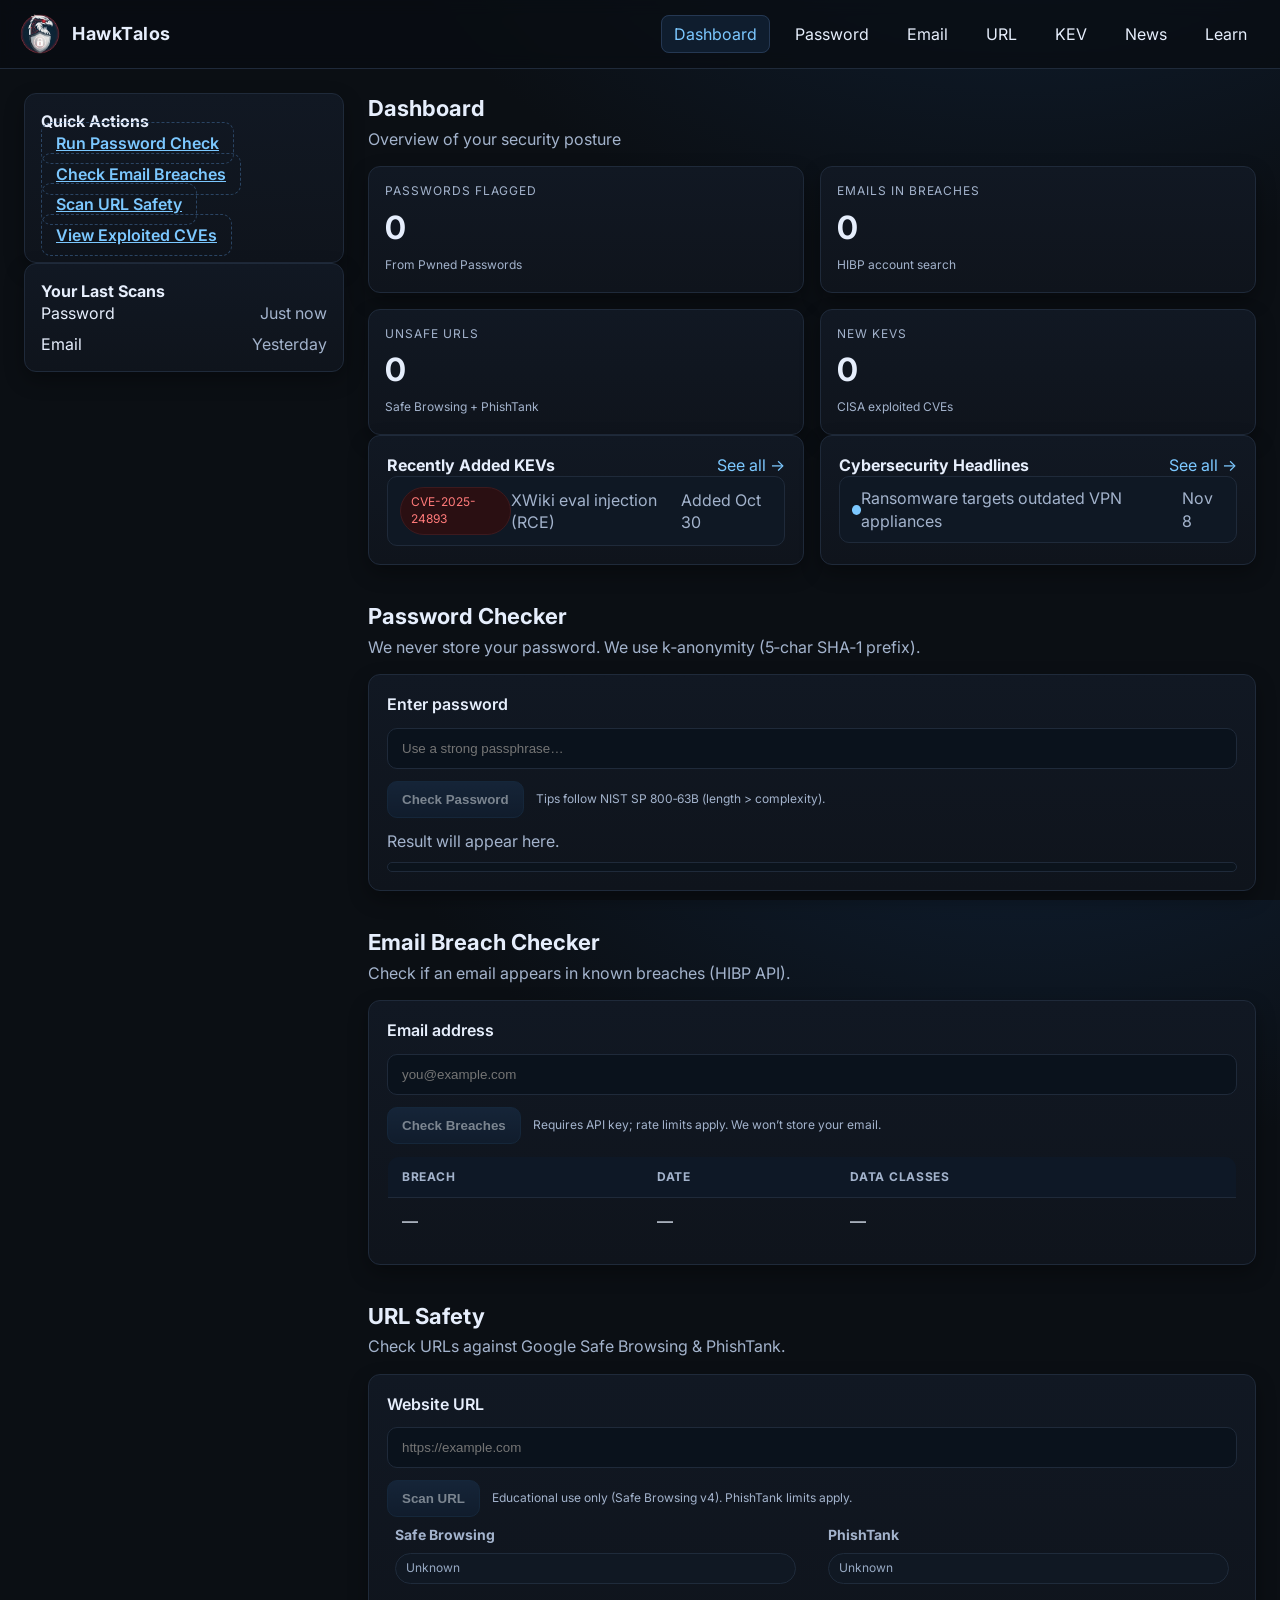
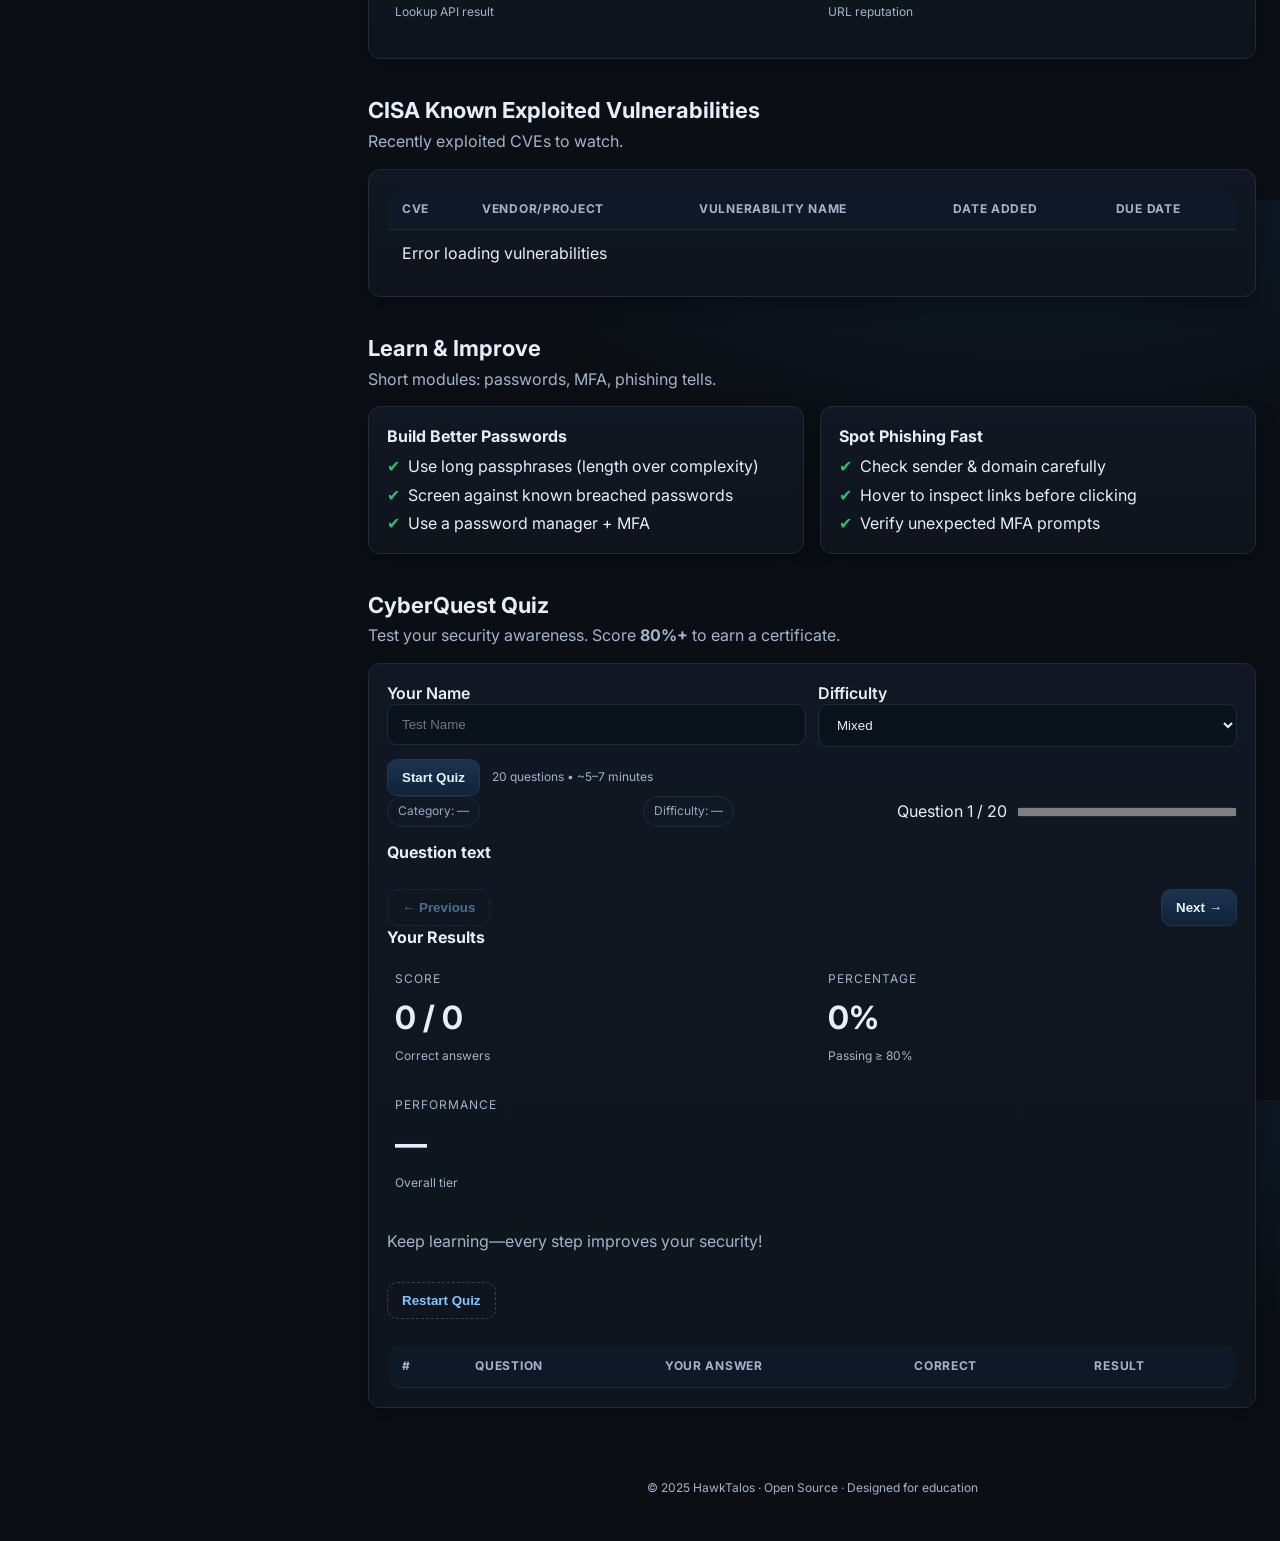
<file: Front-end/index.html>
<!DOCTYPE html>
<html lang="en">
<head>
  <meta charset="utf-8" />
  <meta name="viewport" content="width=device-width, initial-scale=1" />
  <title>HawkTalos</title>
  <link rel="preconnect" href="https://fonts.googleapis.com" />
  <link rel="preconnect" href="https://fonts.gstatic.com" crossorigin />
  <link href="https://fonts.googleapis.com/css2?family=Inter:wght@400;600;700&display=swap" rel="stylesheet" />
  <link rel="stylesheet" href="styles.css" />
</head>

<body class="theme-dark">
  <!-- Skip link for accessibility -->
  <a class="skip-link" href="#main">Skip to main content</a>

  <!-- Global Top Bar -->
  <header class="topbar" role="banner" aria-label="Global">
    <div class="brand">
      <div class="brand__logo" aria-hidden="true">
        <a href="/"><img src="images/icon.png" class="logo"></a>
      </div>
      <div class="brand__text">
        <h1 class="brand__title">HawkTalos</h1>
      </div>
    </div>

    <nav class="topnav" aria-label="Primary">
      <ul class="topnav__list">
        <li><a class="topnav__link is-active" href="#dashboard">Dashboard</a></li>
        <li><a class="topnav__link" href="#password-checker">Password</a></li>
        <li><a class="topnav__link" href="#email-breach">Email</a></li>
        <li><a class="topnav__link" href="#url-safety">URL</a></li>
        <li><a class="topnav__link" href="#kev">KEV</a></li>
        <li><a class="topnav__link" href="#news">News</a></li>
        <li><a class="topnav__link" href="#learn">Learn</a></li>
      </ul>
    </nav>
  </header>

  <!-- Main Layout -->
  <div class="layout">
    <!-- Sidebar -->
    <aside class="sidebar" aria-label="Secondary">
      <div class="card card--sidebar">
        <h2 class="card__title">Quick Actions</h2>
        <ul class="quick-actions">
          <li><a class="btn btn--ghost" href="#password-checker">Run Password Check</a></li>
          <li><a class="btn btn--ghost" href="#email-breach">Check Email Breaches</a></li>
          <li><a class="btn btn--ghost" href="#url-safety">Scan URL Safety</a></li>
          <li><a class="btn btn--ghost" href="#kev">View Exploited CVEs</a></li>
        </ul>
      </div>

      <div class="card card--sidebar">
        <h2 class="card__title">Your Last Scans</h2>
        <ul class="history" id="history" data-bind="history">
          <li class="history__item">
            <span class="history__label">Password</span>
            <time class="history__time" datetime="2025-11-09">Just now</time>
          </li>
          <li class="history__item">
            <span class="history__label">Email</span>
            <time class="history__time" datetime="2025-11-08">Yesterday</time>
          </li>
        </ul>
      </div>
    </aside>

    <!-- Main Content -->
    <main id="main" class="main" role="main">
      <!-- DASHBOARD -->
      <section id="dashboard" class="section">
        <header class="section__header">
          <h2 class="section__title">Dashboard</h2>
          <p class="section__subtitle">Overview of your security posture</p>
        </header>

        <div class="grid grid--cards">
          <!-- KPI Cards -->
          <article class="card kpi">
            <div class="kpi__label">Passwords Flagged</div>
            <div class="kpi__value" data-bind="kpi-passwords">0</div>
            <div class="kpi__hint">From Pwned Passwords</div>
          </article>

          <article class="card kpi">
            <div class="kpi__label">Emails in Breaches</div>
            <div class="kpi__value" data-bind="kpi-emails">0</div>
            <div class="kpi__hint">HIBP account search</div>
          </article>

          <article class="card kpi">
            <div class="kpi__label">Unsafe URLs</div>
            <div class="kpi__value" data-bind="kpi-urls">0</div>
            <div class="kpi__hint">Safe Browsing + PhishTank</div>
          </article>

          <article class="card kpi">
            <div class="kpi__label">New KEVs</div>
            <div class="kpi__value" data-bind="kpi-kev">0</div>
            <div class="kpi__hint">CISA exploited CVEs</div>
          </article>
        </div>

        <div class="grid grid--split">
          <article class="card">
            <header class="card__header">
              <h3 class="card__title">Recently Added KEVs</h3>
              <a class="card__link" href="#kev" aria-label="See more KEVs">See all →</a>
            </header>
            <ul class="list list--kev" id="kev-recent" data-bind="kev-recent">
              <li class="list__row">
                <span class="badge badge--critical">CVE-2025-24893</span>
                <span class="muted">XWiki eval injection (RCE)</span>
                <time datetime="2025-10-30" class="muted">Added Oct 30</time>
              </li>
            </ul>
          </article>

          <article class="card">
            <header class="card__header">
              <h3 class="card__title">Cybersecurity Headlines</h3>
              <a class="card__link" href="#news" aria-label="See more news">See all →</a>
            </header>
            <ul class="list list--news" id="news-brief" data-bind="news-brief">
              <li class="list__row">
                <span class="dot dot--info" aria-hidden="true"></span>
                <span class="muted">Ransomware targets outdated VPN appliances</span>
                <time datetime="2025-11-08" class="muted">Nov 8</time>
              </li>
            </ul>
          </article>
        </div>
      </section>

      <!-- PASSWORD CHECKER -->
      <section id="password-checker" class="section">
        <header class="section__header">
          <h2 class="section__title">Password Checker</h2>
          <p class="section__subtitle">We never store your password. We use k‑anonymity (5‑char SHA‑1 prefix).</p>
        </header>

        <article class="card">
          <form class="form" aria-labelledby="pwd-label">
            <label id="pwd-label" class="form__label" for="password">Enter password</label>
            <input id="password" name="password" class="input" type="password" placeholder="Use a strong passphrase…" autocomplete="off" />
            <div class="form__row">
              <button class="btn" type="submit" disabled aria-disabled="true">Check Password</button>
              <p class="hint">Tips follow NIST SP 800‑63B (length > complexity).</p>
            </div>
          </form>

          <div class="result" id="password-result" data-bind="password-result" aria-live="polite">
            <div class="result__status">Result will appear here.</div>
            <progress class="meter" max="100" value="0" aria-label="Strength meter"></progress>
          </div>
        </article>
      </section>

      <!-- EMAIL BREACH CHECK -->
      <section id="email-breach" class="section">
        <header class="section__header">
          <h2 class="section__title">Email Breach Checker</h2>
          <p class="section__subtitle">Check if an email appears in known breaches (HIBP API).</p>
        </header>

        <article class="card">
          <form class="form" aria-labelledby="email-label">
            <label id="email-label" class="form__label" for="email">Email address</label>
            <input id="email" name="email" class="input" type="email" placeholder="you@example.com" autocomplete="off" />
            <div class="form__row">
              <button class="btn" type="submit" disabled aria-disabled="true">Check Breaches</button>
              <p class="hint">Requires API key; rate limits apply. We won’t store your email.</p>
            </div>
          </form>

          <div class="result table-scroll" id="email-result" data-bind="email-result" aria-live="polite">
            <table class="table">
              <caption class="visually-hidden">Breach results</caption>
              <thead>
                <tr>
                  <th scope="col">Breach</th>
                  <th scope="col">Date</th>
                  <th scope="col">Data Classes</th>
                </tr>
              </thead>
              <tbody>
                <tr>
                  <td>—</td><td>—</td><td>—</td>
                </tr>
              </tbody>
            </table>
          </div>
        </article>
      </section>

      <!-- URL SAFETY -->
      <section id="url-safety" class="section">
        <header class="section__header">
          <h2 class="section__title">URL Safety</h2>
          <p class="section__subtitle">Check URLs against Google Safe Browsing & PhishTank.</p>
        </header>

        <article class="card">
          <form class="form" aria-labelledby="url-label">
            <label id="url-label" class="form__label" for="url">Website URL</label>
            <input id="url" name="url" class="input" type="url" placeholder="https://example.com" />
            <div class="form__row">
              <button class="btn" type="submit" disabled aria-disabled="true">
                <i class="icon icon--scan"></i>
                Scan URL
              </button>
              <p class="hint">Educational use only (Safe Browsing v4). PhishTank limits apply.</p>
            </div>
          </form>

          <div class="grid grid--split">
            <div class="panel">
              <h3 class="panel__title">Safe Browsing</h3>
              <div class="badge badge--neutral" data-bind="sb-verdict">Unknown</div>
              <p class="muted small">Lookup API result</p>
            </div>
            <div class="panel">
              <h3 class="panel__title">PhishTank</h3>
              <div class="badge badge--neutral" data-bind="pt-verdict">Unknown</div>
              <p class="muted small">URL reputation</p>
            </div>
          </div>
        </article>
      </section>

      <!-- KEV -->
      <section id="kev" class="section">
        <header class="section__header">
          <h2 class="section__title">CISA Known Exploited Vulnerabilities</h2>
          <p class="section__subtitle">Recently exploited CVEs to watch.</p>
        </header>

        <article class="card table-scroll">
          <table class="table">
            <caption class="visually-hidden">Known Exploited Vulnerabilities</caption>
            <thead>
              <tr>
                <th scope="col">CVE</th>
                <th scope="col">Vendor/Project</th>
                <th scope="col">Vulnerability Name</th>
                <th scope="col">Date Added</th>
                <th scope="col">Due Date</th>
              </tr>
            </thead>
            <tbody id="kev-table" data-bind="kev-table">
              <tr>
                <td><span class="badge badge--critical">CVE-2025-24893</span></td>
                <td>XWiki</td>
                <td>Eval Injection (RCE)</td>
                <td>2025‑10‑30</td>
                <td>2025‑11‑20</td>
              </tr>
            </tbody>
          </table>
        </article>
      </section>

      <!-- NEWS -->
      <!-- <section id="news" class="section"> -->
        <!-- <header class="section__header"> -->
          <!-- <h2 class="section__title">Cybersecurity News</h2> -->
          <!-- <p class="section__subtitle">Curated headlines for awareness.</p> -->
        <!-- </header> -->

        <!-- <div class="grid grid--cards" id="news-cards" data-bind="news-cards"> -->
          <!-- <article class="card card--news"> -->
            <!-- <h3 class="card__title">Sample Headline</h3> -->
            <!-- <p class="muted">A short summary will be displayed here.</p> -->
            <!-- <a class="card__link" href="#" target="_blank" rel="noopener">Read article →</a> -->
          <!-- </article> -->
          <!-- <article class="card card--news"> -->
            <!-- <h3 class="card__title">Another Headline</h3> -->
            <!-- <p class="muted">Use filters to show security‑focused sources.</p> -->
            <!-- <a class="card__link" href="#" target="_blank" rel="noopener">Read article →</a> -->
          <!-- </article> -->
        <!-- </div> -->
      <!-- </section> -->

      <!-- LEARN -->
      <section id="learn" class="section">
        <header class="section__header">
          <h2 class="section__title">Learn & Improve</h2>
          <p class="section__subtitle">Short modules: passwords, MFA, phishing tells.</p>
        </header>

        <div class="grid grid--cards">
          <article class="card card--lesson">
            <h3 class="card__title">Build Better Passwords</h3>
            <ul class="ticks">
              <li>Use long passphrases (length over complexity)</li>
              <li>Screen against known breached passwords</li>
              <li>Use a password manager + MFA</li>
            </ul>
          </article>

          <article class="card card--lesson">
            <h3 class="card__title">Spot Phishing Fast</h3>
            <ul class="ticks">
              <li>Check sender & domain carefully</li>
              <li>Hover to inspect links before clicking</li>
              <li>Verify unexpected MFA prompts</li>
            </ul>
          </article>
        </div>
      </section>

      <!-- QUIZ -->
      <section id="quiz" class="section">
        <header class="section__header">
          <h2 class="section__title">CyberQuest Quiz</h2>
          <p class="section__subtitle">
            Test your security awareness. Score <strong>80%+</strong> to earn a certificate.
          </p>
        </header>

        <article class="card" aria-live="polite">
          <!-- Start Panel -->
          <div id="quiz-start-panel" class="quiz__panel">
            <form class="form" id="quiz-start-form">
              <div class="grid" style="grid-template-columns: 1fr 1fr; gap: 12px;">
                <div>
                  <label for="quiz-username" class="form__label">Your Name</label>
                  <input id="quiz-username" name="username" class="input" type="text" placeholder="Test Name" />
                </div>
                <div>
                  <label for="quiz-difficulty" class="form__label">Difficulty</label>
                  <select id="quiz-difficulty" name="difficulty" class="input">
                    <option value="mixed" selected>Mixed</option>
                    <option value="easy">Easy</option>
                    <option value="medium">Medium</option>
                    <option value="hard">Hard</option>
                  </select>
                </div>
              </div>

              <div class="form__row">
                <button id="quiz-start-btn" type="submit" class="btn">Start Quiz</button>
                <p class="hint">20 questions • ~5–7 minutes</p>
              </div>
            </form>
          </div>

          <!-- Question Panel -->
          <div id="quiz-question-panel" class="quiz__panel" hidden>
            <div class="quiz__top">
              <div class="badge badge--neutral" id="quiz-category">Category: —</div>
              <div class="badge badge--neutral" id="quiz-diff">Difficulty: —</div>
              <div class="quiz__progress">
                <span id="quiz-progress-text">Question 1 / 20</span>
                <progress id="quiz-progress" max="100" value="0" aria-label="Quiz progress"></progress>
              </div>
            </div>

            <div class="quiz__question">
              <h3 id="quiz-question-text" class="card__title">Question text</h3>
              <form id="quiz-answer-form" class="quiz__options" aria-labelledby="quiz-question-text">
                <!-- Options will be injected here -->
              </form>
            </div>

            <div class="quiz__nav">
              <button id="quiz-prev" class="btn btn--ghost" type="button" disabled>← Previous</button>
              <div class="spacer"></div>
              <button id="quiz-next" class="btn" type="button">Next →</button>
              <button id="quiz-submit" class="btn" type="button" hidden>Submit Quiz</button>
            </div>
          </div>

          <!-- Result Panel -->
          <div id="quiz-result-panel" class="quiz__panel" hidden>
            <header class="card__header">
              <h3 class="card__title">Your Results</h3>
            </header>

            <div class="grid grid--split">
              <div class="panel">
                <div class="kpi__label">Score</div>
                <div class="kpi__value" id="quiz-score">0 / 0</div>
                <div class="kpi__hint">Correct answers</div>
              </div>
              <div class="panel">
                <div class="kpi__label">Percentage</div>
                <div class="kpi__value" id="quiz-percentage">0%</div>
                <div class="kpi__hint">Passing ≥ 80%</div>
              </div>
              <div class="panel">
                <div class="kpi__label">Performance</div>
                <div class="kpi__value" id="quiz-tier">—</div>
                <div class="kpi__hint">Overall tier</div>
              </div>
            </div>

            <p class="muted" id="quiz-quote">Keep learning—every step improves your security!</p>

            <div class="form__row">
              <button id="quiz-restart" class="btn btn--ghost" type="button">Restart Quiz</button>
              <button id="quiz-certificate" class="btn" type="button" hidden>🎓 Download Certificate</button>
            </div>

            <div class="table-scroll" style="margin-top: 12px;">
              <table class="table" id="quiz-breakdown">
                <caption class="visually-hidden">Answer breakdown</caption>
                <thead>
                  <tr>
                    <th scope="col">#</th>
                    <th scope="col">Question</th>
                    <th scope="col">Your Answer</th>
                    <th scope="col">Correct</th>
                    <th scope="col">Result</th>
                  </tr>
                </thead>
                <tbody><!-- rows injected --></tbody>
              </table>
            </div>
          </div>
        </article>
      </section>

      <footer class="footer" role="contentinfo">
        <p class="muted small">© 2025 HawkTalos · Open Source · Designed for education</p>
      </footer>
    </main>
  </div>
  <!-- JS code -->
  <script src="app.js"></script>
</body>
</html>
</file>
<file: Front-end/styles.css>
/* =========================
   HawkTalos — styles.css
   ========================= */

/* ---------- CSS Variables (Dark Theme) ---------- */
:root {
  --bg: #0b0f14;
  --bg-elev: #111823;
  --bg-elev-2: #0f141c;
  --text: #e6eefc;
  --text-muted: #a3b3cc;
  --brand: #7cc8ff;
  --brand-strong: #34a4ff;
  --ok: #29c16f;
  --warn: #ffb84d;
  --crit: #ff5f5f;
  --neutral: #8593a8;
  --border: #1f2a3a;
  --focus: #ffd166;
  --shadow: 0 8px 20px rgba(0,0,0,0.32);
  --radius: 12px;
}

/* ---------- Base ---------- */
* { box-sizing: border-box; }
html, body { height: 100%; }
body {
  margin: 0;
  font-family: 'Inter', system-ui, -apple-system, Segoe UI, Roboto, Arial, sans-serif;
  color: var(--text);
  background: radial-gradient(1200px 800px at 80% -20%, #102136 0%, var(--bg) 55%), var(--bg);
  line-height: 1.4;
  -webkit-font-smoothing: antialiased;
}

/* Accessibility helpers */
.visually-hidden { position:absolute; left:-9999px; width:1px; height:1px; overflow:hidden; }
.skip-link {
  position:absolute; left:-999px; top:auto; width:1px; height:1px; overflow:hidden;
}
.skip-link:focus {
  left: 16px; top: 16px; width:auto; height:auto; padding:8px 12px;
  background: var(--focus); color:#000; border-radius:8px; z-index:9999;
}

/* ---------- Topbar ---------- */
.topbar {
  position: sticky; top: 0; z-index: 50;
  display: flex; align-items: center; justify-content: space-between;
  padding: 14px 20px; border-bottom: 1px solid var(--border);
  background: rgba(8,12,18,0.75); backdrop-filter: blur(8px);
}

.brand { display: flex; align-items: center; gap: 12px; }
.brand__logo .logo{
  width: 40px; height: 40px; border-radius: 10px;
  display:grid; place-items:center;
  /* background: linear-gradient(145deg, #223247, #0e1520);
  box-shadow: inset 0 0 0 1px #2a3b52; */
  font-size: 22px;
}

.brand__title { margin: 0; font-size: 18px; letter-spacing: 0.5px; }

.topnav__list { display: flex; gap: 12px; list-style: none; margin:0; padding:0; flex-wrap: wrap; }
.topnav__link {
  color: var(--text); text-decoration: none; padding: 8px 12px;
  border-radius: 8px; line-height: 1; border: 1px solid transparent;
}
.topnav__link:hover { background: #0c1622; border-color: #1c2b40; }
.topnav__link.is-active {
  background: #0f1d2e; border-color: #253853; color: var(--brand);
}

/* ---------- Layout ---------- */
.layout {
  display: grid;
  grid-template-columns: 320px 1fr;
  gap: 24px;
  padding: 24px;
}

@media (max-width: 1100px) {
  .layout { grid-template-columns: 1fr; }
  .sidebar { order: 2; }
  .main { order: 1; }
}

/* ---------- Cards ---------- */
.card {
  background: linear-gradient(180deg, var(--bg-elev) 0%, var(--bg-elev-2) 100%);
  border: 1px solid var(--border);
  border-radius: var(--radius);
  box-shadow: var(--shadow);
  padding: 18px;
}

.card--sidebar { padding: 16px; }
.card__header { display:flex; align-items:center; justify-content:space-between; gap:12px; }
.card__title { margin:0; font-size: 16px; }
.card__link { color: var(--brand); text-decoration: none; }
.card__link:hover { color: var(--brand-strong); text-decoration: underline; }

/* ---------- Sidebar ---------- */
.quick-actions { list-style:none; margin:0; padding:0; display:grid; gap:8px; }
.history { list-style:none; margin:0; padding:0; display:grid; gap:8px; }
.history__item { display:flex; align-items:center; justify-content:space-between; }
.history__label { color: var(--text); }
.history__time { color: var(--text-muted); }

/* ---------- Sections ---------- */
.section { margin-bottom: 36px; }
.section__header { margin-bottom: 16px; }
.section__title { margin: 0 0 4px; font-size: 22px; }
.section__subtitle { margin: 0; color: var(--text-muted); }

/* ---------- Grid Helpers ---------- */
.grid { display: grid; gap: 16px; }
.grid--cards { grid-template-columns: repeat(12, 1fr); }
.grid--cards > .card { grid-column: span 6; }
.grid--split { grid-template-columns: repeat(12, 1fr); }
.grid--split > * { grid-column: span 6; }

@media (max-width: 900px) {
  .grid--cards > .card, .grid--split > * { grid-column: 1 / -1; }
}

/* ---------- KPI Cards ---------- */
.kpi { display:grid; gap:6px; padding: 16px 16px 18px; }
.kpi__label { color: var(--text-muted); font-size: 12px; text-transform: uppercase; letter-spacing: .08em; }
.kpi__value { font-size: 32px; font-weight: 700; }
.kpi__hint { color: var(--text-muted); font-size: 12px; }

/* ---------- Lists & Badges ---------- */
.list { list-style: none; margin: 0; padding: 0; }
.list__row {
  display:flex; align-items:center; justify-content:space-between;
  padding: 10px 12px; border: 1px solid var(--border);
  border-radius: 10px; background: #0f1824;
}
.list__row + .list__row { margin-top: 8px; }

.badge {
  display:inline-flex; align-items:center; gap:8px;
  padding: 6px 10px; border-radius: 999px; font-size: 12px;
  border: 1px solid transparent;
}
.badge--critical { background: #2a0f12; color: #ff7a7a; border-color: #3d1a1e; }
.badge--warn { background: #2a230f; color:#ffd27a; border-color:#3d3017; }
.badge--ok { background:#0f2a1a; color:#72e3a6; border-color:#1a3d29; }
.badge--neutral { background:#101823; color:#97a9c3; border-color:#1f2b3b; }

.dot { width: 10px; height:10px; border-radius:50%; background: var(--neutral); display:inline-block; }
.dot--info { background: var(--brand); }

/* ---------- Forms ---------- */
.form { display:grid; gap: 12px; }
.form__label { font-weight: 600; }
.input {
  width: 100%; padding: 12px 14px; color: var(--text);
  background: #0a121c; border: 1px solid var(--border); border-radius: 10px;
}
.input:focus { outline: 2px solid var(--focus); outline-offset: 2px; }
.form__row { display:flex; align-items:center; gap: 12px; flex-wrap: wrap; }
.hint { margin:0; color: var(--text-muted); font-size: 12px; }

/* ---------- Buttons ---------- */
.btn {
  appearance: none; border: 1px solid #1b3856; color: #e6f3ff;
  background: linear-gradient(180deg, #1b3350 0%, #11233a 100%);
  padding: 10px 14px; border-radius: 10px; cursor: pointer; font-weight: 600;
  transition: transform .04s ease, background .2s ease, border-color .2s ease;
}
.btn:hover { background: linear-gradient(180deg, #224264 0%, #15314f 100%); }
.btn:active { transform: translateY(1px); }
.btn[disabled], .btn[aria-disabled="true"] {
  opacity: .5; cursor: not-allowed;
}
.btn--ghost {
  border: 1px dashed #2a4463; background: transparent; color: var(--brand);
}
.btn--ghost:hover { background: #0e1a29; }

/* ---------- Panels ---------- */
.panel { display:grid; gap: 8px; padding: 8px; }
.panel__title { margin: 0; font-size: 14px; color: var(--text-muted); }

/* ---------- Results & Meters ---------- */
.result { margin-top: 12px; display:grid; gap:10px; }
.result__status { color: var(--text-muted); }
.meter {
  width:100%; height: 10px; border-radius: 6px; overflow: hidden;
  background: #0b131c; border: 1px solid var(--border);
}
.meter::-webkit-progress-bar { background: transparent; }
.meter::-webkit-progress-value { background: linear-gradient(90deg, #3fd1ff 0%, #00e6a1 100%); }
.meter::-moz-progress-bar { background: linear-gradient(90deg, #3fd1ff 0%, #00e6a1 100%); }

/* ---------- Tables ---------- */
.table-scroll { overflow:auto; }
.table {
  width: 100%; border-collapse: collapse; min-width: 620px;
  border: 1px solid var(--border); border-radius: 12px; overflow: hidden;
}
.table th, .table td {
  text-align: left; padding: 12px 14px; border-bottom: 1px solid var(--border);
}
.table thead th {
  background: #0e1826; color: var(--text-muted); font-size: 12px; letter-spacing:.06em; text-transform: uppercase;
}
.table tbody tr:hover { background: #0c1522; }

/* ---------- News Cards ---------- */
.card--news .card__title { margin: 0 0 8px; font-size: 16px; }
.card--news .muted { margin: 0 0 10px; }

/* ---------- Lesson Cards ---------- */
.card--lesson .ticks { list-style: none; margin: 8px 0 0; padding: 0; display:grid; gap:6px; }
.card--lesson .ticks li::before { content: "✔"; color: var(--ok); margin-right: 8px; }

/* ---------- Footer ---------- */
.footer { padding: 24px 0 8px; color: var(--text-muted); text-align:center; }
.small { font-size: 12px; }
.muted { color: var(--text-muted); }

/* ---------- Focus Styles ---------- */
a, button, input {
  transition: box-shadow .05s ease;
}
a:focus, button:focus, .topnav__link:focus, .btn:focus, .input:focus {
  outline: 2px solid var(--focus); outline-offset: 2px;
}

/* ===== Quiz styles ===== */
.quiz__panel { display: grid; gap: 14px; }
.quiz__top { display: flex; flex-wrap: wrap; align-items: center; gap: 8px 12px; justify-content: space-between; }
.quiz__progress { display: flex; align-items: center; gap: 10px; }
#quiz-progress { width: 220px; height: 10px; border: 1px solid var(--border); border-radius: 6px; background: #0b131c; }
.quiz__question { display: grid; gap: 12px; }
.quiz__options { display: grid; gap: 8px; }
.quiz__option {
  display: grid; grid-template-columns: auto 1fr auto; gap: 12px; align-items: center;
  padding: 12px; border-radius: 10px; border: 1px solid var(--border); background: #0f1824;
}
.quiz__option:hover { background: #0c1522; }
.quiz__option input[type="radio"] { width: 18px; height: 18px; }
.quiz__nav { display: flex; align-items: center; gap: 10px; }
.quiz__nav .spacer { flex: 1; }

/* Result chips */
.quiz__chip {
  display:inline-flex; padding: 2px 8px; border-radius: 999px; font-size: 12px; border: 1px solid transparent;
}
.quiz__chip--ok { background:#0f2a1a; color:#72e3a6; border-color:#1a3d29; }
.quiz__chip--bad { background:#2a0f12; color:#ff7a7a; border-color:#3d1a1e; }

/* Optional Light Theme (switch body class to theme-light)
body.theme-light {
  --bg: #f6f9ff;
  --bg-elev: #ffffff;
  --bg-elev-2: #f7fbff;
  --text: #0b1626;
  --text-muted: #596b86;
  --brand: #1565c0;
  --brand-strong: #0d47a1;
  --ok: #1b8e56;
  --warn: #b17500;
  --crit: #b3002a;
  --neutral: #5e6f85;
  --border: #dfe7f2;
  --focus: #ff9800;
  background: radial-gradient(1200px 800px at 80% -20%, #e9f2ff 0%, #f6f9ff 55%), #f6f9ff;
}
*/
</file>
